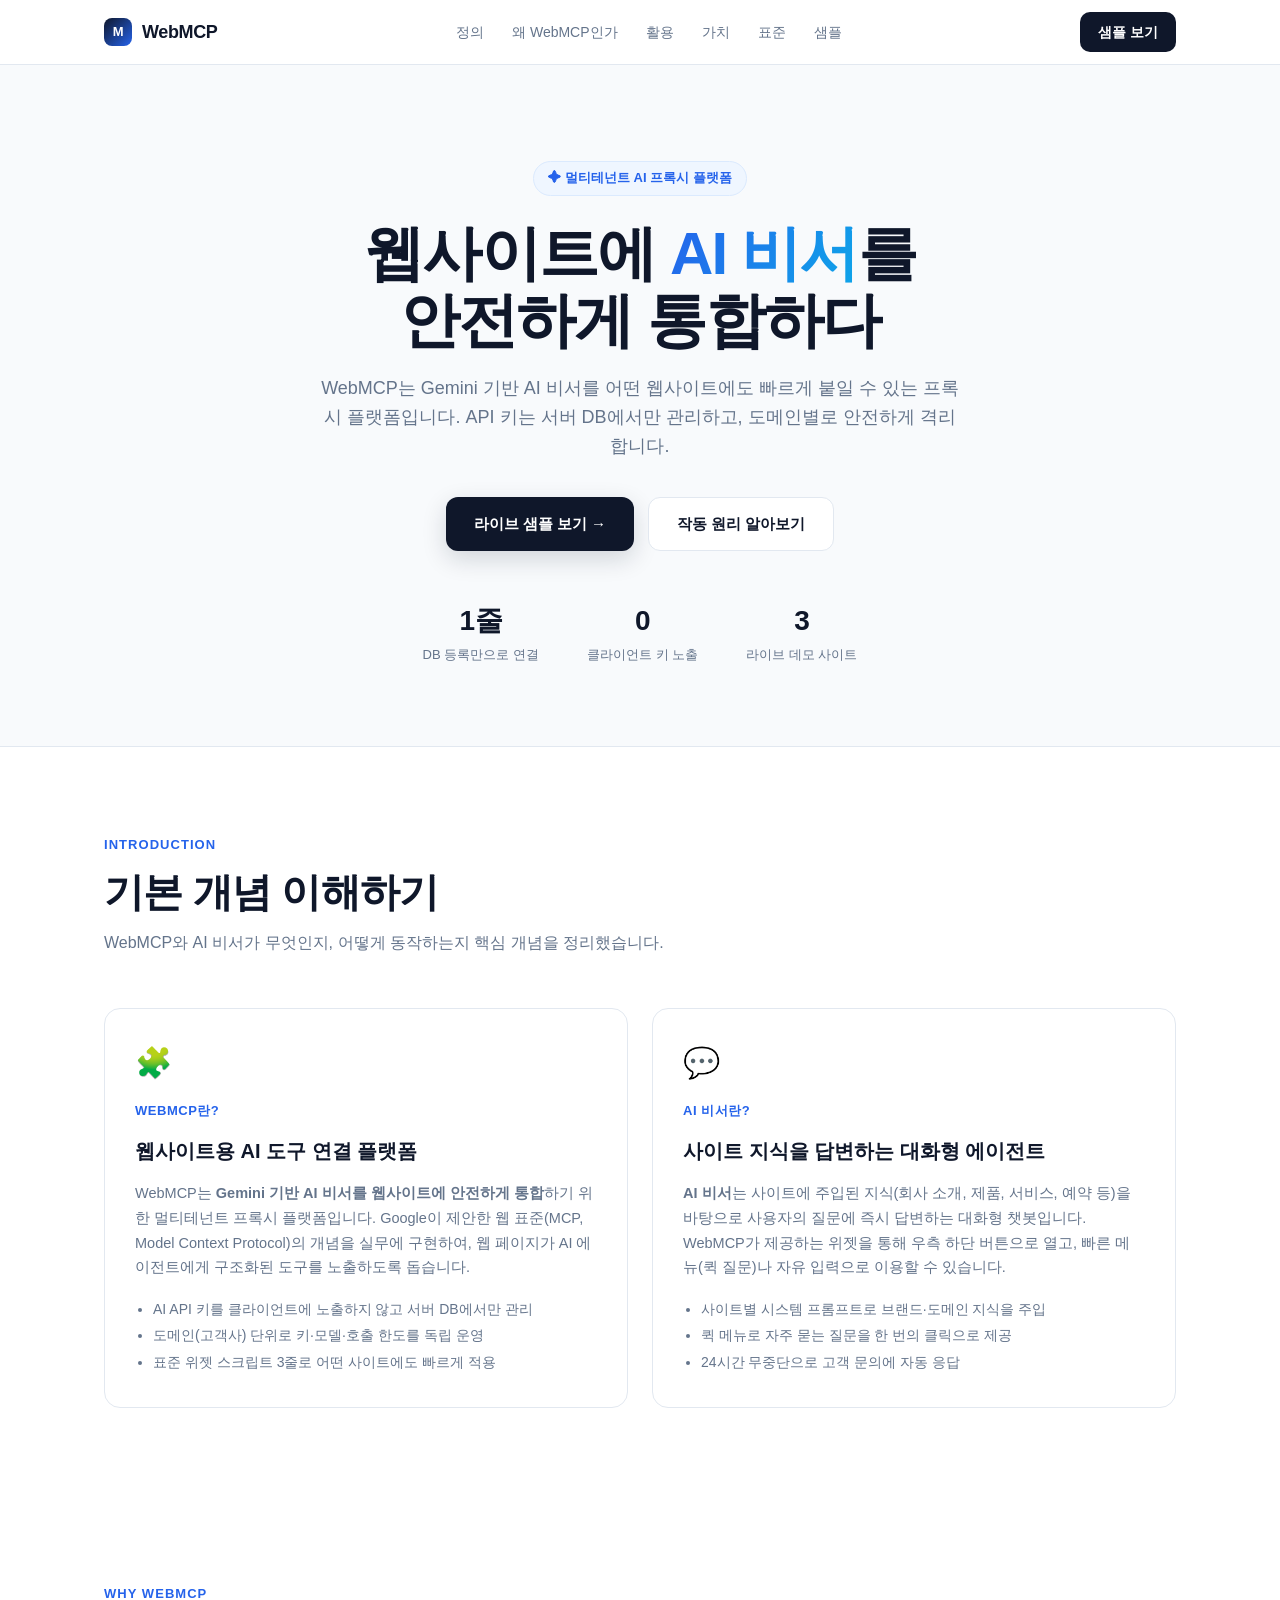
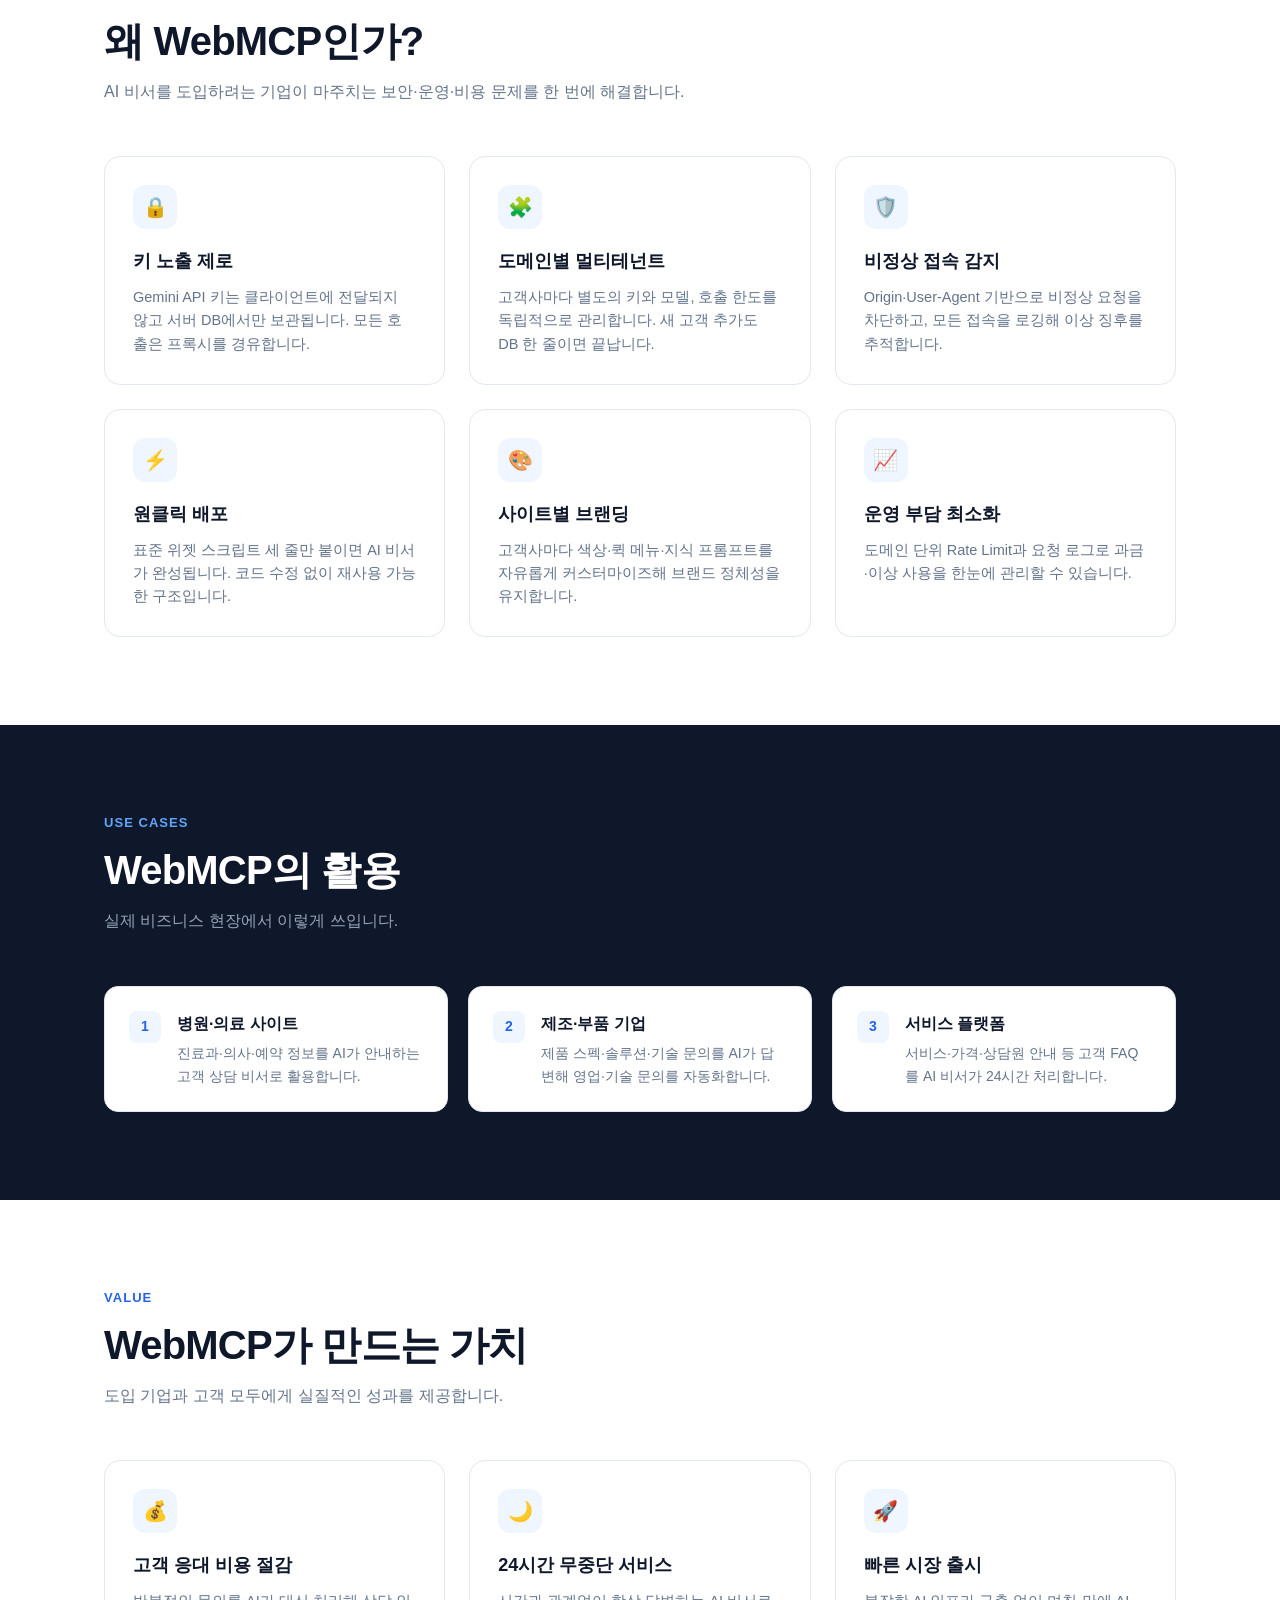
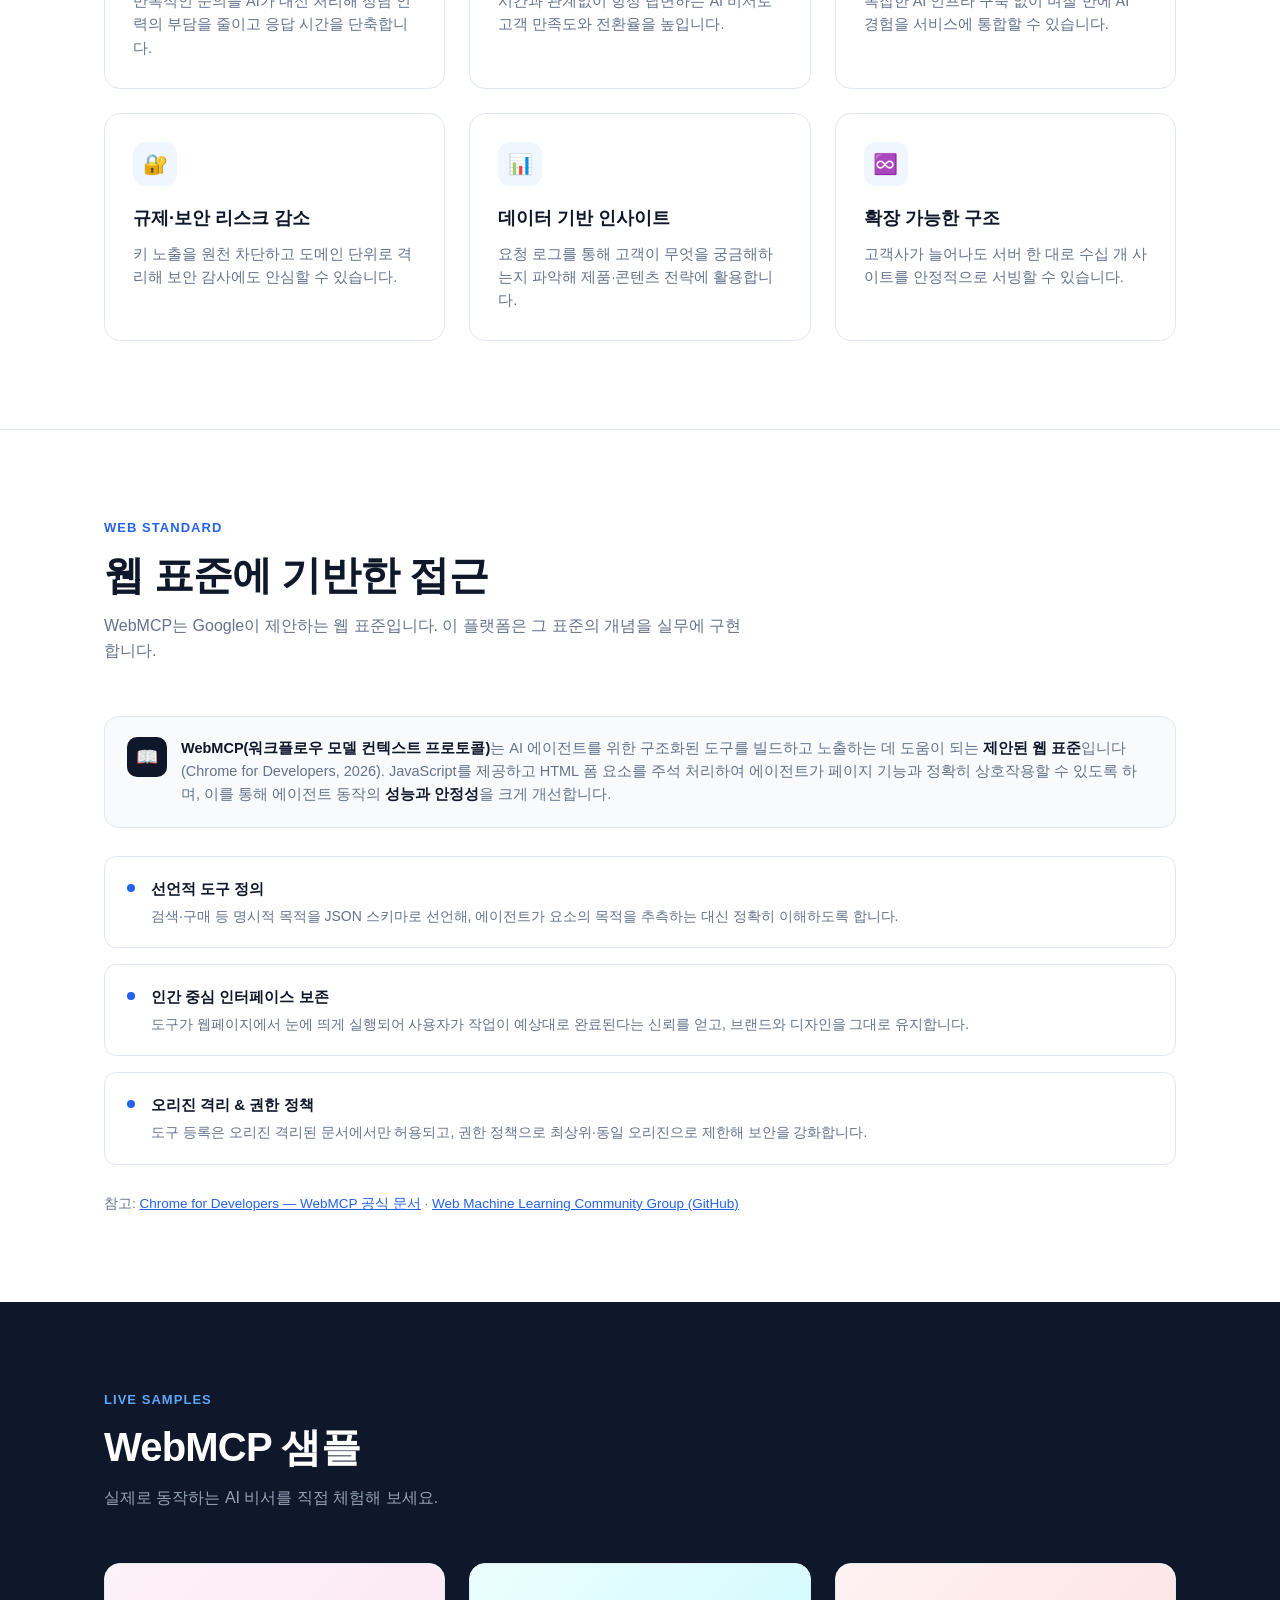
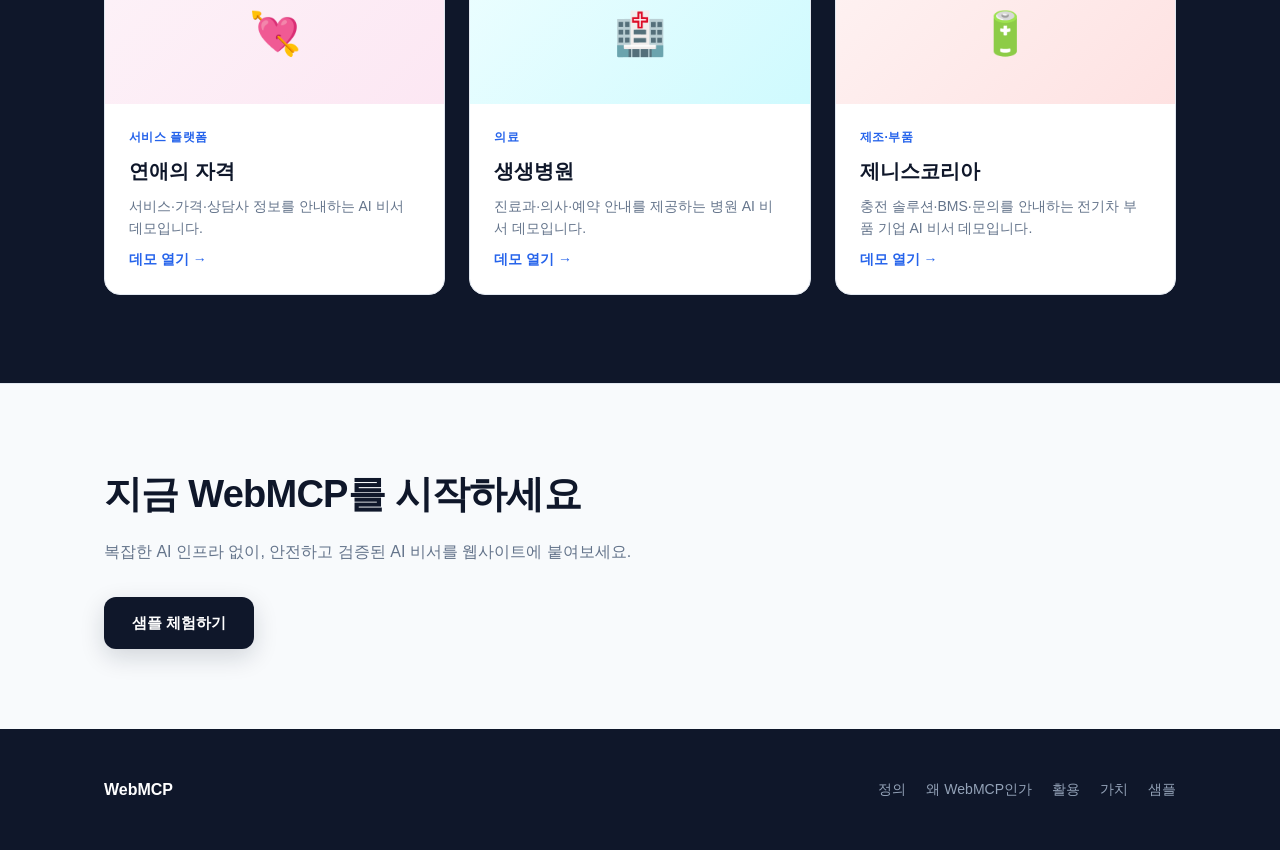
<file: webmcp/front/index.html>
<!doctype html>
<html lang="ko">
<head>
  <meta charset="utf-8" />
  <meta name="viewport" content="width=device-width, initial-scale=1.0" />
  <title>WebMCP — Gemini 기반 멀티테넌트 AI 비서 플랫폼</title>
  <meta name="description" content="WebMCP는 웹사이트에 Gemini AI 비서를 안전하게 통합하는 멀티테넌트 프록시 플랫폼입니다. 도메인별 API 키 관리, 비정상 접속 감지, 원클릭 배포로 운영 부담 없이 AI 경험을 제공합니다." />
  <meta name="keywords" content="WebMCP, Gemini, AI 비서, 멀티테넌트, 프록시, 웹 위젯, AI 챗봇" />
  <meta name="robots" content="index, follow, max-image-preview:large" />
  <link rel="canonical" href="https://webmcp.duckdns.org/" />
  <meta name="theme-color" content="#0f172a" />
  <link rel="icon" type="image/x-icon" href="favicon.ico" />
  <link rel="icon" type="image/png" href="favicon.png" />
  <link rel="apple-touch-icon" href="favicon.png" />

  <!-- Open Graph -->
  <meta property="og:type" content="website" />
  <meta property="og:site_name" content="WebMCP" />
  <meta property="og:title" content="WebMCP — Gemini 기반 멀티테넌트 AI 비서 플랫폼" />
  <meta property="og:description" content="웹사이트에 Gemini AI 비서를 안전하게 통합하는 멀티테넌트 프록시 플랫폼. 도메인별 키 관리와 원클릭 배포." />
  <meta property="og:url" content="https://webmcp.duckdns.org/" />
  <meta property="og:locale" content="ko_KR" />

  <!-- Twitter -->
  <meta name="twitter:card" content="summary_large_image" />
  <meta name="twitter:title" content="WebMCP — Gemini 기반 멀티테넌트 AI 비서 플랫폼" />
  <meta name="twitter:description" content="웹사이트에 Gemini AI 비서를 안전하게 통합하는 멀티테넌트 프록시 플랫폼." />

  <!-- JSON-LD 구조화 데이터 -->
  <script type="application/ld+json">
  {
    "@context": "https://schema.org",
    "@type": "SoftwareApplication",
    "name": "WebMCP",
    "applicationCategory": "BusinessApplication",
    "operatingSystem": "Web",
    "description": "웹사이트에 Gemini AI 비서를 안전하게 통합하는 멀티테넌트 프록시 플랫폼",
    "offers": { "@type": "Offer", "price": "0", "priceCurrency": "KRW" },
    "url": "https://webmcp.duckdns.org/"
  }
  </script>

  <style>
    :root {
      --ink: #0f172a;
      --ink-soft: #1e293b;
      --paper: #ffffff;
      --paper-warm: #f8fafc;
      --accent: #2563eb;
      --accent-soft: #3b82f6;
      --line: #e2e8f0;
      --text: #1e293b;
      --muted: #64748b;
      --faint: #94a3b8;
    }
    *, *::before, *::after { box-sizing: border-box; }
    html { scroll-behavior: smooth; }
    body {
      margin: 0;
      font-family: -apple-system, BlinkMacSystemFont, "Segoe UI", Roboto, "Pretendard", "Noto Sans KR", "Helvetica Neue", Arial, sans-serif;
      color: var(--text);
      background: var(--paper);
      line-height: 1.6;
      -webkit-font-smoothing: antialiased;
      text-rendering: optimizeLegibility;
    }
    a { color: inherit; text-decoration: none; }
    img { max-width: 100%; display: block; }

    .wrap { max-width: 1120px; margin: 0 auto; padding: 0 24px; }

    /* ── 네비게이션 ── */
    .nav {
      position: sticky; top: 0; z-index: 50;
      background: rgba(255,255,255,0.85);
      backdrop-filter: saturate(180%) blur(12px);
      border-bottom: 1px solid var(--line);
    }
    .nav-inner { display: flex; align-items: center; justify-content: space-between; height: 64px; }
    .brand { display: flex; align-items: center; gap: 10px; font-weight: 800; letter-spacing: -0.02em; color: var(--ink); font-size: 18px; }
    .brand .mark {
      width: 28px; height: 28px; border-radius: 8px;
      background: linear-gradient(135deg, var(--ink), var(--accent));
      display: grid; place-items: center; color: #fff; font-size: 13px; font-weight: 800;
    }
    .nav-links { display: flex; gap: 28px; align-items: center; }
    .nav-links a { font-size: 14px; font-weight: 500; color: var(--muted); transition: color .15s; }
    .nav-links a:hover { color: var(--ink); }
    .nav-cta {
      background: var(--ink); color: #fff; padding: 9px 18px; border-radius: 10px;
      font-size: 14px; font-weight: 600; transition: background .15s;
    }
    .nav-cta:hover { background: var(--ink-soft); }

    /* ── 헤로 ── */
    .hero { padding: 96px 0 80px; background: var(--paper-warm); border-bottom: 1px solid var(--line); }
    .hero .wrap { text-align: center; }
    .eyebrow {
      display: inline-flex; align-items: center; gap: 8px;
      font-size: 13px; font-weight: 600; color: var(--accent);
      background: #eff6ff; border: 1px solid #dbeafe; padding: 6px 14px; border-radius: 999px; margin-bottom: 24px;
    }
    .hero h1 {
      font-size: clamp(34px, 6vw, 60px); line-height: 1.12; font-weight: 800;
      letter-spacing: -0.03em; color: var(--ink); margin: 0 0 20px;
    }
    .hero h1 .grad {
      background: linear-gradient(120deg, var(--accent), #0ea5e9);
      -webkit-background-clip: text; background-clip: text; color: transparent;
    }
    .hero .lead { font-size: 18px; color: var(--muted); max-width: 640px; margin: 0 auto 36px; }
    .hero-actions { display: flex; gap: 14px; justify-content: center; flex-wrap: wrap; }
    .btn {
      display: inline-flex; align-items: center; gap: 8px; padding: 14px 28px;
      border-radius: 12px; font-size: 15px; font-weight: 600; transition: transform .12s, box-shadow .12s;
    }
    .btn:active { transform: translateY(1px); }
    .btn-primary { background: var(--ink); color: #fff; box-shadow: 0 8px 24px rgba(15,23,42,.16); }
    .btn-primary:hover { box-shadow: 0 12px 32px rgba(15,23,42,.24); }
    .btn-ghost { background: #fff; color: var(--ink); border: 1px solid var(--line); }
    .btn-ghost:hover { border-color: var(--faint); }

    .hero-meta { margin-top: 48px; display: flex; gap: 48px; justify-content: center; flex-wrap: wrap; }
    .stat { text-align: center; }
    .stat .num { font-size: 28px; font-weight: 800; letter-spacing: -0.02em; color: var(--ink); }
    .stat .label { font-size: 13px; color: var(--muted); margin-top: 2px; }

    /* ── 섹션 공통 ── */
    section { padding: 88px 0; }
    .section-head { max-width: 640px; margin-bottom: 52px; }
    .section-tag { font-size: 13px; font-weight: 700; letter-spacing: 0.08em; text-transform: uppercase; color: var(--accent); margin-bottom: 12px; }
    .section-head h2 { font-size: clamp(26px, 4vw, 40px); font-weight: 800; letter-spacing: -0.02em; color: var(--ink); margin: 0 0 14px; line-height: 1.2; }
    .section-head p { font-size: 16px; color: var(--muted); margin: 0; }

    /* ── 기능 카드 ── */
    .grid { display: grid; gap: 24px; }
    .grid-3 { grid-template-columns: repeat(auto-fit, minmax(280px, 1fr)); }
    .card {
      background: #fff; border: 1px solid var(--line); border-radius: 16px; padding: 28px;
      transition: border-color .15s, box-shadow .15s, transform .15s;
    }
    .card:hover { border-color: var(--faint); box-shadow: 0 12px 32px rgba(15,23,42,.08); transform: translateY(-3px); }
    .card .icon {
      width: 44px; height: 44px; border-radius: 12px; margin-bottom: 18px;
      display: grid; place-items: center; font-size: 20px;
      background: #eff6ff; color: var(--accent);
    }
    .card h3 { font-size: 18px; font-weight: 700; color: var(--ink); margin: 0 0 10px; }
    .card p { font-size: 14.5px; color: var(--muted); margin: 0; }

    /* ── 다크 섹션 ── */
    .dark { background: var(--ink); color: #fff; }
    .dark .section-tag { color: #60a5fa; }
    .dark .section-head h2 { color: #fff; }
    .dark .section-head p { color: #94a3b8; }
    .dark .card { background: #1e293b; border-color: #334155; }
    .dark .card:hover { border-color: #475569; }
    .dark .card h3 { color: #fff; }
    .dark .card p { color: #94a3b8; }
    .dark .card .icon { background: #1e3a5f; color: #93c5fd; }

    /* ── 활용 리스트 ── */
    .usecase { display: grid; grid-template-columns: repeat(auto-fit, minmax(280px, 1fr)); gap: 20px; }
    .usecase-item {
      display: flex; gap: 16px; padding: 24px; border: 1px solid var(--line); border-radius: 14px;
      background: #fff;
    }
    .usecase-item .num {
      font-size: 14px; font-weight: 800; color: var(--accent);
      width: 32px; height: 32px; flex-shrink: 0; border-radius: 8px;
      background: #eff6ff; display: grid; place-items: center;
    }
    .usecase-item h3 { font-size: 16px; font-weight: 700; color: var(--ink); margin: 0 0 6px; }
    .usecase-item p { font-size: 14px; color: var(--muted); margin: 0; }

    /* ── 샘플 카드 ── */
    .sample { display: grid; grid-template-columns: repeat(auto-fit, minmax(300px, 1fr)); gap: 24px; }
    .sample-card {
      display: flex; flex-direction: column; overflow: hidden;
      border: 1px solid var(--line); border-radius: 16px; background: #fff;
      transition: border-color .15s, box-shadow .15s, transform .15s;
    }
    .sample-card:hover { border-color: var(--faint); box-shadow: 0 16px 40px rgba(15,23,42,.12); transform: translateY(-4px); }
    .sample-cover {
      height: 140px; display: grid; place-items: center; font-size: 42px;
    }
    .sample-cover.yonja { background: linear-gradient(135deg, #fdf2f8, #fce7f3); }
    .sample-cover.hospital { background: linear-gradient(135deg, #ecfeff, #cffafe); }
    .sample-cover.genisev { background: linear-gradient(135deg, #fef2f2, #fee2e2); }
    .sample-body { padding: 24px; display: flex; flex-direction: column; gap: 8px; flex: 1; }
    .sample-body .tag { font-size: 12px; font-weight: 700; color: var(--accent); letter-spacing: 0.04em; text-transform: uppercase; }
    .sample-body h3 { font-size: 20px; font-weight: 700; color: var(--ink); margin: 0; }
    .sample-body p { font-size: 14px; color: var(--muted); margin: 0; flex: 1; }
    .sample-body .link {
      font-size: 14px; font-weight: 600; color: var(--accent); display: inline-flex; align-items: center; gap: 4px;
    }

    /* ── 정의 섹션 ── */
    .define { background: #fff; }
    .define-grid { display: grid; grid-template-columns: repeat(auto-fit, minmax(320px, 1fr)); gap: 24px; }
    .define-card {
      background: #fff; border: 1px solid var(--line); border-radius: 16px; padding: 30px;
      display: flex; flex-direction: column; gap: 14px;
    }
    .define-card .d-icon { font-size: 30px; }
    .define-card h3 { font-size: 20px; font-weight: 700; color: var(--ink); margin: 0; }
    .define-card .d-term {
      font-size: 13px; font-weight: 700; color: var(--accent); letter-spacing: 0.04em; text-transform: uppercase;
    }
    .define-card p { font-size: 14.5px; color: var(--muted); margin: 0; line-height: 1.7; }
    .define-card ul { margin: 0; padding-left: 18px; font-size: 14px; color: var(--muted); }
    .define-card ul li { margin: 4px 0; }

    /* ── 표준 섹션 ── */
    .standard { background: #fff; border-top: 1px solid var(--line); }
    .standard-note {
      display: flex; gap: 14px; align-items: flex-start;
      background: #f8fafc; border: 1px solid var(--line); border-radius: 14px;
      padding: 20px 22px; margin-bottom: 28px;
    }
    .standard-note .badge {
      flex-shrink: 0; width: 40px; height: 40px; border-radius: 10px;
      background: var(--ink); color: #fff; display: grid; place-items: center; font-size: 18px;
    }
    .standard-note p { margin: 0; font-size: 14.5px; color: var(--muted); }
    .standard-note strong { color: var(--ink); }
    .standard-list { display: grid; gap: 16px; }
    .standard-item {
      display: flex; gap: 16px; padding: 20px 22px;
      border: 1px solid var(--line); border-radius: 12px; background: #fff;
    }
    .standard-item .dot {
      flex-shrink: 0; width: 8px; height: 8px; border-radius: 50%;
      background: var(--accent); margin-top: 7px;
    }
    .standard-item h3 { font-size: 15px; font-weight: 700; color: var(--ink); margin: 0 0 4px; }
    .standard-item p { font-size: 14px; color: var(--muted); margin: 0; }
    .standard-ref { margin-top: 28px; font-size: 13.5px; color: var(--muted); }
    .standard-ref a { color: var(--accent); text-decoration: underline; }

    /* ── CTA ── */
    .cta { padding: 80px 0; background: var(--paper-warm); border-top: 1px solid var(--line); }
    .cta-inner h2 { font-size: clamp(26px, 4vw, 38px); font-weight: 800; color: var(--ink); letter-spacing: -0.02em; margin: 0 0 14px; }
    .cta-inner p { color: var(--muted); font-size: 16px; margin: 0 0 32px; }

    /* ── 푸터 ── */
    footer { background: var(--ink); color: #94a3b8; padding: 48px 0; }
    .foot-inner { display: flex; align-items: center; justify-content: space-between; gap: 20px; flex-wrap: wrap; }
    .foot-brand { font-weight: 800; color: #fff; font-size: 16px; }
    .foot-links { display: flex; gap: 20px; font-size: 14px; }
    .foot-links a { color: #94a3b8; transition: color .15s; }
    .foot-links a:hover { color: #fff; }

    @media (max-width: 640px) {
      .nav-links { display: none; }
      .hero { padding: 64px 0 56px; }
      section { padding: 60px 0; }
      .hero-meta { gap: 24px; }
    }
  </style>
</head>
<body>

  <nav class="nav" aria-label="메인 내비게이션">
    <div class="wrap nav-inner">
      <a class="brand" href="#top">
        <span class="mark">M</span>
        <span>WebMCP</span>
      </a>
      <div class="nav-links">
        <a href="#define">정의</a>
        <a href="#why">왜 WebMCP인가</a>
        <a href="#usecase">활용</a>
        <a href="#value">가치</a>
        <a href="#standard">표준</a>
        <a href="#samples">샘플</a>
      </div>
      <a class="nav-cta" href="#samples">샘플 보기</a>
    </div>
  </nav>

  <main>
  <header class="hero" id="top">
    <div class="wrap">
      <span class="eyebrow">✦ 멀티테넌트 AI 프록시 플랫폼</span>
      <h1>웹사이트에 <span class="grad">AI 비서</span>를<br />안전하게 통합하다</h1>
      <p class="lead">
        WebMCP는 Gemini 기반 AI 비서를 어떤 웹사이트에도 빠르게 붙일 수 있는 프록시 플랫폼입니다.
        API 키는 서버 DB에서만 관리하고, 도메인별로 안전하게 격리합니다.
      </p>
      <div class="hero-actions">
        <a class="btn btn-primary" href="#samples">라이브 샘플 보기 →</a>
        <a class="btn btn-ghost" href="#why">작동 원리 알아보기</a>
      </div>
      <div class="hero-meta">
        <div class="stat"><div class="num">1줄</div><div class="label">DB 등록만으로 연결</div></div>
        <div class="stat"><div class="num">0</div><div class="label">클라이언트 키 노출</div></div>
        <div class="stat"><div class="num">3</div><div class="label">라이브 데모 사이트</div></div>
      </div>
    </div>
  </header>

  <section id="define" class="define">
    <div class="wrap">
      <div class="section-head">
        <div class="section-tag">Introduction</div>
        <h2>기본 개념 이해하기</h2>
        <p>WebMCP와 AI 비서가 무엇인지, 어떻게 동작하는지 핵심 개념을 정리했습니다.</p>
      </div>
      <div class="define-grid">
        <div class="define-card">
          <div class="d-icon">🧩</div>
          <span class="d-term">WebMCP란?</span>
          <h3>웹사이트용 AI 도구 연결 플랫폼</h3>
          <p>
            WebMCP는 <strong>Gemini 기반 AI 비서를 웹사이트에 안전하게 통합</strong>하기 위한
            멀티테넌트 프록시 플랫폼입니다. Google이 제안한 웹 표준(MCP, Model Context Protocol)의
            개념을 실무에 구현하여, 웹 페이지가 AI 에이전트에게 구조화된 도구를 노출하도록 돕습니다.
          </p>
          <ul>
            <li>AI API 키를 클라이언트에 노출하지 않고 서버 DB에서만 관리</li>
            <li>도메인(고객사) 단위로 키·모델·호출 한도를 독립 운영</li>
            <li>표준 위젯 스크립트 3줄로 어떤 사이트에도 빠르게 적용</li>
          </ul>
        </div>
        <div class="define-card">
          <div class="d-icon">💬</div>
          <span class="d-term">AI 비서란?</span>
          <h3>사이트 지식을 답변하는 대화형 에이전트</h3>
          <p>
            <strong>AI 비서</strong>는 사이트에 주입된 지식(회사 소개, 제품, 서비스, 예약 등)을 바탕으로
            사용자의 질문에 즉시 답변하는 대화형 챗봇입니다. WebMCP가 제공하는 위젯을 통해
            우측 하단 버튼으로 열고, 빠른 메뉴(퀵 질문)나 자유 입력으로 이용할 수 있습니다.
          </p>
          <ul>
            <li>사이트별 시스템 프롬프트로 브랜드·도메인 지식을 주입</li>
            <li>퀵 메뉴로 자주 묻는 질문을 한 번의 클릭으로 제공</li>
            <li>24시간 무중단으로 고객 문의에 자동 응답</li>
          </ul>
        </div>
      </div>
    </div>
  </section>

  <section id="why">
    <div class="wrap">
      <div class="section-head">
        <div class="section-tag">Why WebMCP</div>
        <h2>왜 WebMCP인가?</h2>
        <p>AI 비서를 도입하려는 기업이 마주치는 보안·운영·비용 문제를 한 번에 해결합니다.</p>
      </div>
      <div class="grid grid-3">
        <div class="card">
          <div class="icon">🔒</div>
          <h3>키 노출 제로</h3>
          <p>Gemini API 키는 클라이언트에 전달되지 않고 서버 DB에서만 보관됩니다. 모든 호출은 프록시를 경유합니다.</p>
        </div>
        <div class="card">
          <div class="icon">🧩</div>
          <h3>도메인별 멀티테넌트</h3>
          <p>고객사마다 별도의 키와 모델, 호출 한도를 독립적으로 관리합니다. 새 고객 추가도 DB 한 줄이면 끝납니다.</p>
        </div>
        <div class="card">
          <div class="icon">🛡️</div>
          <h3>비정상 접속 감지</h3>
          <p>Origin·User-Agent 기반으로 비정상 요청을 차단하고, 모든 접속을 로깅해 이상 징후를 추적합니다.</p>
        </div>
        <div class="card">
          <div class="icon">⚡</div>
          <h3>원클릭 배포</h3>
          <p>표준 위젯 스크립트 세 줄만 붙이면 AI 비서가 완성됩니다. 코드 수정 없이 재사용 가능한 구조입니다.</p>
        </div>
        <div class="card">
          <div class="icon">🎨</div>
          <h3>사이트별 브랜딩</h3>
          <p>고객사마다 색상·퀵 메뉴·지식 프롬프트를 자유롭게 커스터마이즈해 브랜드 정체성을 유지합니다.</p>
        </div>
        <div class="card">
          <div class="icon">📈</div>
          <h3>운영 부담 최소화</h3>
          <p>도메인 단위 Rate Limit과 요청 로그로 과금·이상 사용을 한눈에 관리할 수 있습니다.</p>
        </div>
      </div>
    </div>
  </section>

  <section id="usecase" class="dark">
    <div class="wrap">
      <div class="section-head">
        <div class="section-tag">Use Cases</div>
        <h2>WebMCP의 활용</h2>
        <p>실제 비즈니스 현장에서 이렇게 쓰입니다.</p>
      </div>
      <div class="usecase">
        <div class="usecase-item">
          <div class="num">1</div>
          <div>
            <h3>병원·의료 사이트</h3>
            <p>진료과·의사·예약 정보를 AI가 안내하는 고객 상담 비서로 활용합니다.</p>
          </div>
        </div>
        <div class="usecase-item">
          <div class="num">2</div>
          <div>
            <h3>제조·부품 기업</h3>
            <p>제품 스펙·솔루션·기술 문의를 AI가 답변해 영업·기술 문의를 자동화합니다.</p>
          </div>
        </div>
        <div class="usecase-item">
          <div class="num">3</div>
          <div>
            <h3>서비스 플랫폼</h3>
            <p>서비스·가격·상담원 안내 등 고객 FAQ를 AI 비서가 24시간 처리합니다.</p>
          </div>
        </div>
      </div>
    </div>
  </section>

  <section id="value">
    <div class="wrap">
      <div class="section-head">
        <div class="section-tag">Value</div>
        <h2>WebMCP가 만드는 가치</h2>
        <p>도입 기업과 고객 모두에게 실질적인 성과를 제공합니다.</p>
      </div>
      <div class="grid grid-3">
        <div class="card">
          <div class="icon">💰</div>
          <h3>고객 응대 비용 절감</h3>
          <p>반복적인 문의를 AI가 대신 처리해 상담 인력의 부담을 줄이고 응답 시간을 단축합니다.</p>
        </div>
        <div class="card">
          <div class="icon">🌙</div>
          <h3>24시간 무중단 서비스</h3>
          <p>시간과 관계없이 항상 답변하는 AI 비서로 고객 만족도와 전환율을 높입니다.</p>
        </div>
        <div class="card">
          <div class="icon">🚀</div>
          <h3>빠른 시장 출시</h3>
          <p>복잡한 AI 인프라 구축 없이 며칠 만에 AI 경험을 서비스에 통합할 수 있습니다.</p>
        </div>
        <div class="card">
          <div class="icon">🔐</div>
          <h3>규제·보안 리스크 감소</h3>
          <p>키 노출을 원천 차단하고 도메인 단위로 격리해 보안 감사에도 안심할 수 있습니다.</p>
        </div>
        <div class="card">
          <div class="icon">📊</div>
          <h3>데이터 기반 인사이트</h3>
          <p>요청 로그를 통해 고객이 무엇을 궁금해하는지 파악해 제품·콘텐츠 전략에 활용합니다.</p>
        </div>
        <div class="card">
          <div class="icon">♾️</div>
          <h3>확장 가능한 구조</h3>
          <p>고객사가 늘어나도 서버 한 대로 수십 개 사이트를 안정적으로 서빙할 수 있습니다.</p>
        </div>
      </div>
    </div>
  </section>

  <section id="standard" class="standard">
    <div class="wrap">
      <div class="section-head">
        <div class="section-tag">Web Standard</div>
        <h2>웹 표준에 기반한 접근</h2>
        <p>WebMCP는 Google이 제안하는 웹 표준입니다. 이 플랫폼은 그 표준의 개념을 실무에 구현합니다.</p>
      </div>

      <div class="standard-note">
        <div class="badge">📖</div>
        <p>
          <strong>WebMCP(워크플로우 모델 컨텍스트 프로토콜)</strong>는 AI 에이전트를 위한 구조화된 도구를 빌드하고 노출하는 데 도움이 되는
          <strong>제안된 웹 표준</strong>입니다(Chrome for Developers, 2026). JavaScript를 제공하고 HTML 폼 요소를 주석 처리하여
          에이전트가 페이지 기능과 정확히 상호작용할 수 있도록 하며, 이를 통해 에이전트 동작의 <strong>성능과 안정성</strong>을 크게 개선합니다.
        </p>
      </div>

      <div class="standard-list">
        <div class="standard-item">
          <div class="dot"></div>
          <div>
            <h3>선언적 도구 정의</h3>
            <p>검색·구매 등 명시적 목적을 JSON 스키마로 선언해, 에이전트가 요소의 목적을 추측하는 대신 정확히 이해하도록 합니다.</p>
          </div>
        </div>
        <div class="standard-item">
          <div class="dot"></div>
          <div>
            <h3>인간 중심 인터페이스 보존</h3>
            <p>도구가 웹페이지에서 눈에 띄게 실행되어 사용자가 작업이 예상대로 완료된다는 신뢰를 얻고, 브랜드와 디자인을 그대로 유지합니다.</p>
          </div>
        </div>
        <div class="standard-item">
          <div class="dot"></div>
          <div>
            <h3>오리진 격리 & 권한 정책</h3>
            <p>도구 등록은 오리진 격리된 문서에서만 허용되고, 권한 정책으로 최상위·동일 오리진으로 제한해 보안을 강화합니다.</p>
          </div>
        </div>
      </div>

      <div class="standard-ref">
        참고: <a href="https://developer.chrome.com/docs/ai/webmcp?hl=ko" target="_blank" rel="noopener">Chrome for Developers — WebMCP 공식 문서</a> ·
        <a href="https://github.com/webmachinelearning/webmcp" target="_blank" rel="noopener">Web Machine Learning Community Group (GitHub)</a>
      </div>
    </div>
  </section>

  <section id="samples" class="dark">
    <div class="wrap">
      <div class="section-head">
        <div class="section-tag">Live Samples</div>
        <h2>WebMCP 샘플</h2>
        <p>실제로 동작하는 AI 비서를 직접 체험해 보세요.</p>
      </div>
      <div class="sample">
        <a class="sample-card" href="yonja.html">
          <div class="sample-cover yonja">💘</div>
          <div class="sample-body">
            <span class="tag">서비스 플랫폼</span>
            <h3>연애의 자격</h3>
            <p>서비스·가격·상담사 정보를 안내하는 AI 비서 데모입니다.</p>
            <span class="link">데모 열기 →</span>
          </div>
        </a>
        <a class="sample-card" href="hospital.html">
          <div class="sample-cover hospital">🏥</div>
          <div class="sample-body">
            <span class="tag">의료</span>
            <h3>생생병원</h3>
            <p>진료과·의사·예약 안내를 제공하는 병원 AI 비서 데모입니다.</p>
            <span class="link">데모 열기 →</span>
          </div>
        </a>
        <a class="sample-card" href="genisev.html">
          <div class="sample-cover genisev">🔋</div>
          <div class="sample-body">
            <span class="tag">제조·부품</span>
            <h3>제니스코리아</h3>
            <p>충전 솔루션·BMS·문의를 안내하는 전기차 부품 기업 AI 비서 데모입니다.</p>
            <span class="link">데모 열기 →</span>
          </div>
        </a>
      </div>
    </div>
  </section>

  <section class="cta">
    <div class="wrap cta-inner">
      <h2>지금 WebMCP를 시작하세요</h2>
      <p>복잡한 AI 인프라 없이, 안전하고 검증된 AI 비서를 웹사이트에 붙여보세요.</p>
      <a class="btn btn-primary" href="#samples">샘플 체험하기</a>
    </div>
  </section>
  </main>

  <footer>
    <div class="wrap foot-inner">
      <div class="foot-brand">WebMCP</div>
      <div class="foot-links">
        <a href="#define">정의</a>
        <a href="#why">왜 WebMCP인가</a>
        <a href="#usecase">활용</a>
        <a href="#value">가치</a>
        <a href="#samples">샘플</a>
      </div>
    </div>
  </footer>

</body>
</html>
</file>
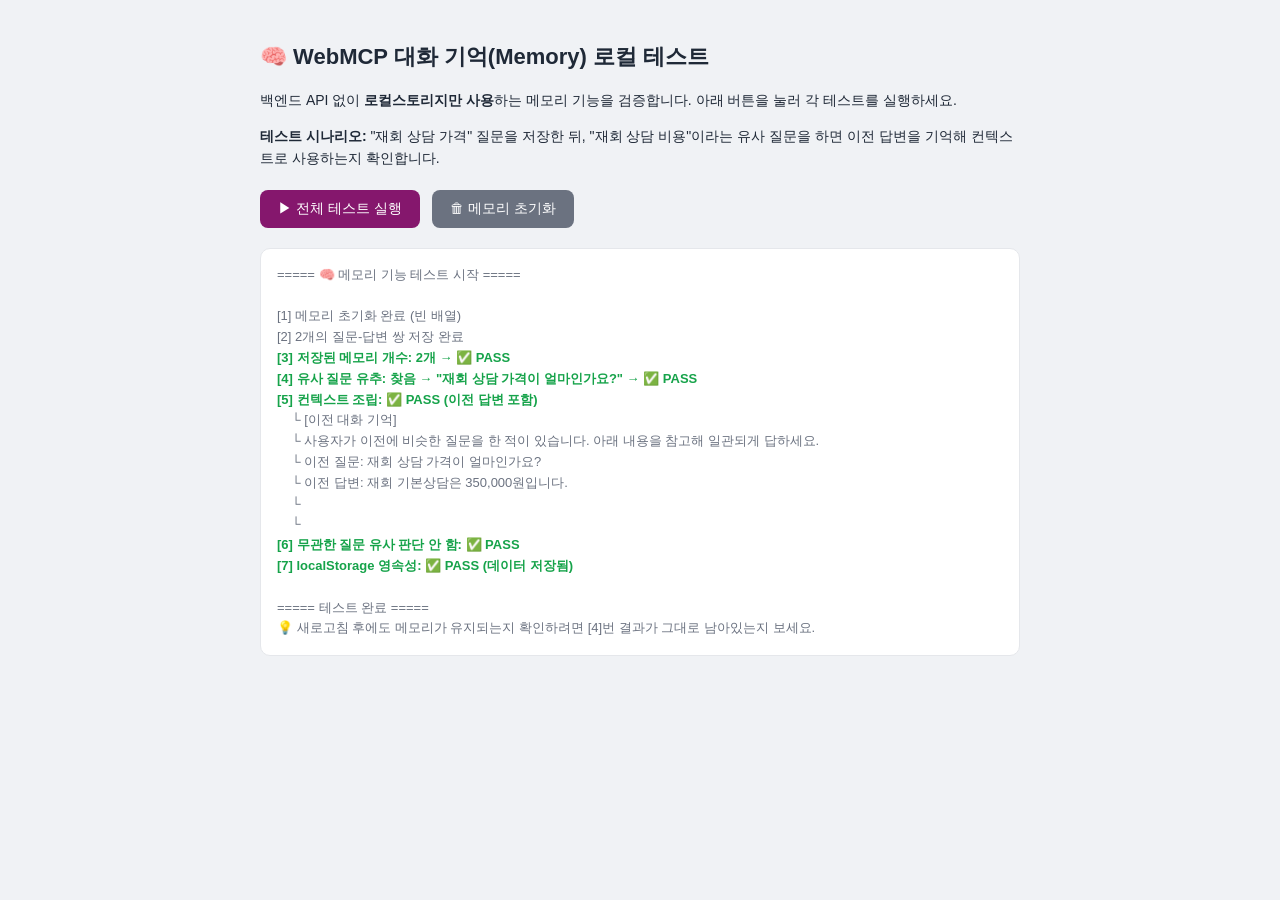
<file: webmcp/front/memory-test.html>
<!doctype html>
<!--
  ============================================================================
  memory-test.html — 🧠 대화 기억(Memory) 기능 로컬 테스트 페이지
  ============================================================================
  백엔드 API 없이 로컬스토리지만 사용하는 메모리 기능을 검증합니다.

  테스트 항목:
    1. memoryAdd() — 질문-답변 쌍 저장
    2. memoryLoad() — 저장된 메모리 읽기
    3. findSimilar() — 유사 질문 유추 (임계값 0.35)
    4. buildMemoryContext() — 유사 질문이 있을 때 컨텍스트 조립
    5. 새로고침 후에도 메모리 유지 (localStorage)

  실행 방법:
    - 이 파일을 브라우저에서 열고 "메모리 테스트 실행" 버튼 클릭
    - 결과가 아래 패널에 표시됩니다.
  ============================================================================
-->
<html lang="ko">
  <head>
    <meta charset="utf-8" />
    <meta name="viewport" content="width=device-width, initial-scale=1" />
    <title>🧠 WebMCP 메모리 테스트</title>
    <style>
      body {
        margin: 0;
        padding: 24px;
        font-family: -apple-system, BlinkMacSystemFont, "Segoe UI", Roboto,
          "Noto Sans KR", sans-serif;
        background: #f0f2f5;
        color: #1f2937;
        line-height: 1.6;
      }
      .wrap { max-width: 760px; margin: 0 auto; }
      h1 { font-size: 22px; }
      .docs { font-size: 14px; margin-bottom: 20px; }
      .docs code { background: #eef; padding: 1px 5px; border-radius: 4px; font-size: 12px; }
      button {
        background: #85176d; color: #fff; border: none; border-radius: 8px;
        padding: 10px 18px; font-size: 14px; cursor: pointer; margin-right: 8px;
      }
      button:hover { opacity: 0.85; }
      button.secondary { background: #6b7280; }
      #result {
        background: #fff; border: 1px solid #e5e7eb; border-radius: 10px;
        padding: 16px; margin-top: 20px; font-size: 13px; white-space: pre-wrap;
        word-break: break-word; min-height: 120px;
      }
      .pass { color: #16a34a; font-weight: 700; }
      .fail { color: #dc2626; font-weight: 700; }
      .info { color: #6b7280; }
    </style>
  </head>
  <body>
    <div class="wrap">
      <h1>🧠 WebMCP 대화 기억(Memory) 로컬 테스트</h1>
      <div class="docs">
        <p>
          백엔드 API 없이 <b>로컬스토리지만 사용</b>하는 메모리 기능을 검증합니다.
          아래 버튼을 눌러 각 테스트를 실행하세요.
        </p>
        <p>
          <b>테스트 시나리오:</b> "재회 상담 가격" 질문을 저장한 뒤,
          "재회 상담 비용"이라는 유사 질문을 하면 이전 답변을 기억해 컨텍스트로
          사용하는지 확인합니다.
        </p>
      </div>

      <button id="runAll">▶ 전체 테스트 실행</button>
      <button id="clearMemory" class="secondary">🗑 메모리 초기화</button>

      <div id="result">결과가 여기에 표시됩니다...</div>
    </div>

    <script>
      // ════════════════════════════════════════════════════════════════════
      // webmcp-widget.js 의 메모리 모듈과 동일한 로직을 복제해 테스트합니다.
      // (실제 위젯과 동일한 동작을 보장하기 위해 같은 구현 사용)
      // ════════════════════════════════════════════════════════════════════
      var MEMORY_KEY = 'wmcpMemory';
      var MEMORY_MAX = 50;
      var MEMORY_SIMILARITY = 0.35;

      function memoryLoad() {
        try {
          var raw = localStorage.getItem(MEMORY_KEY);
          return raw ? JSON.parse(raw) : [];
        } catch (e) { return []; }
      }
      function memorySave(list) {
        try { localStorage.setItem(MEMORY_KEY, JSON.stringify(list)); } catch (e) {}
      }
      function memoryAdd(q, a) {
        var list = memoryLoad();
        list.push({ q: q, a: a, ts: new Date().toISOString() });
        if (list.length > MEMORY_MAX) list = list.slice(-MEMORY_MAX);
        memorySave(list);
      }
      function tokenize(text) {
        return (text || '')
          .toLowerCase()
          .replace(/[^\w\s가-힣]/g, ' ')
          .split(/\s+/)
          .filter(function (t) { return t.length > 1; });
      }
      function similarity(a, b) {
        var ta = tokenize(a), tb = tokenize(b);
        if (!ta.length || !tb.length) return 0;
        var set = {};
        ta.forEach(function (t) { set[t] = true; });
        var hit = 0;
        tb.forEach(function (t) { if (set[t]) hit++; });
        return hit / Math.max(ta.length, tb.length);
      }
      function findSimilar(q) {
        var list = memoryLoad();
        var best = null, bestScore = 0;
        list.forEach(function (item) {
          var s = similarity(q, item.q);
          if (s > bestScore) { bestScore = s; best = item; }
        });
        return bestScore >= MEMORY_SIMILARITY ? best : null;
      }
      function buildMemoryContext(q) {
        var similar = findSimilar(q);
        if (!similar) return '';
        return (
          '[이전 대화 기억]\n' +
          '사용자가 이전에 비슷한 질문을 한 적이 있습니다. 아래 내용을 참고해 일관되게 답하세요.\n' +
          '이전 질문: ' + similar.q + '\n' +
          '이전 답변: ' + similar.a + '\n\n'
        );
      }

      // ── 테스트 실행 ─────────────────────────────────────────
      var resultEl = document.getElementById('result');
      var log = [];
      function addLine(text, cls) {
        log.push((cls ? '<span class="' + cls + '">' : '') + text + (cls ? '</span>' : ''));
      }

      function runAll() {
        log = [];
        addLine('===== 🧠 메모리 기능 테스트 시작 =====', 'info');
        addLine('');

        // 1) 메모리 초기화
        memorySave([]);
        addLine('[1] 메모리 초기화 완료 (빈 배열)', 'info');

        // 2) 질문-답변 저장
        memoryAdd('재회 상담 가격이 얼마인가요?', '재회 기본상담은 350,000원입니다.');
        memoryAdd('급상담은 얼마인가요?', '급상담은 100,000원입니다.');
        addLine('[2] 2개의 질문-답변 쌍 저장 완료', 'info');

        // 3) 저장 확인
        var list = memoryLoad();
        var ok3 = list.length === 2;
        addLine('[3] 저장된 메모리 개수: ' + list.length + '개 → ' + (ok3 ? '✅ PASS' : '❌ FAIL'), ok3 ? 'pass' : 'fail');

        // 4) 유사 질문 유추 (재회 상담 비용)
        var similar = findSimilar('재회 상담 비용은 얼마인가요?');
        var ok4 = similar && similar.q.indexOf('재회 상담 가격') !== -1;
        addLine('[4] 유사 질문 유추: ' + (similar ? '찾음 → "' + similar.q + '"' : '못 찾음') + ' → ' + (ok4 ? '✅ PASS' : '❌ FAIL'), ok4 ? 'pass' : 'fail');

        // 5) 컨텍스트 조립
        var ctx = buildMemoryContext('재회 상담 비용은 얼마인가요?');
        var ok5 = ctx.indexOf('[이전 대화 기억]') !== -1 && ctx.indexOf('350,000원') !== -1;
        addLine('[5] 컨텍스트 조립: ' + (ok5 ? '✅ PASS (이전 답변 포함)' : '❌ FAIL'), ok5 ? 'pass' : 'fail');
        if (ctx) addLine('    └ ' + ctx.replace(/\n/g, '\n    └ '), 'info');

        // 6) 무관한 질문은 유사로 판단하지 않음
        var unrelated = findSimilar('오늘 날씨가 좋네요');
        var ok6 = !unrelated;
        addLine('[6] 무관한 질문 유사 판단 안 함: ' + (ok6 ? '✅ PASS' : '❌ FAIL (잘못 유사 판단)'), ok6 ? 'pass' : 'fail');

        // 7) localStorage 영속성 확인
        var raw = localStorage.getItem(MEMORY_KEY);
        var ok7 = !!raw && raw.length > 0;
        addLine('[7] localStorage 영속성: ' + (ok7 ? '✅ PASS (데이터 저장됨)' : '❌ FAIL'), ok7 ? 'pass' : 'fail');

        addLine('');
        addLine('===== 테스트 완료 =====', 'info');
        addLine('💡 새로고침 후에도 메모리가 유지되는지 확인하려면 [4]번 결과가 그대로 남아있는지 보세요.', 'info');

        resultEl.innerHTML = log.join('\n');
      }

      document.getElementById('runAll').addEventListener('click', runAll);
      document.getElementById('clearMemory').addEventListener('click', function () {
        memorySave([]);
        resultEl.innerHTML = '🗑 메모리가 초기화되었습니다.';
      });

      // 페이지 로드 시 자동 실행
      runAll();
    </script>
  </body>
</html>
</file>
